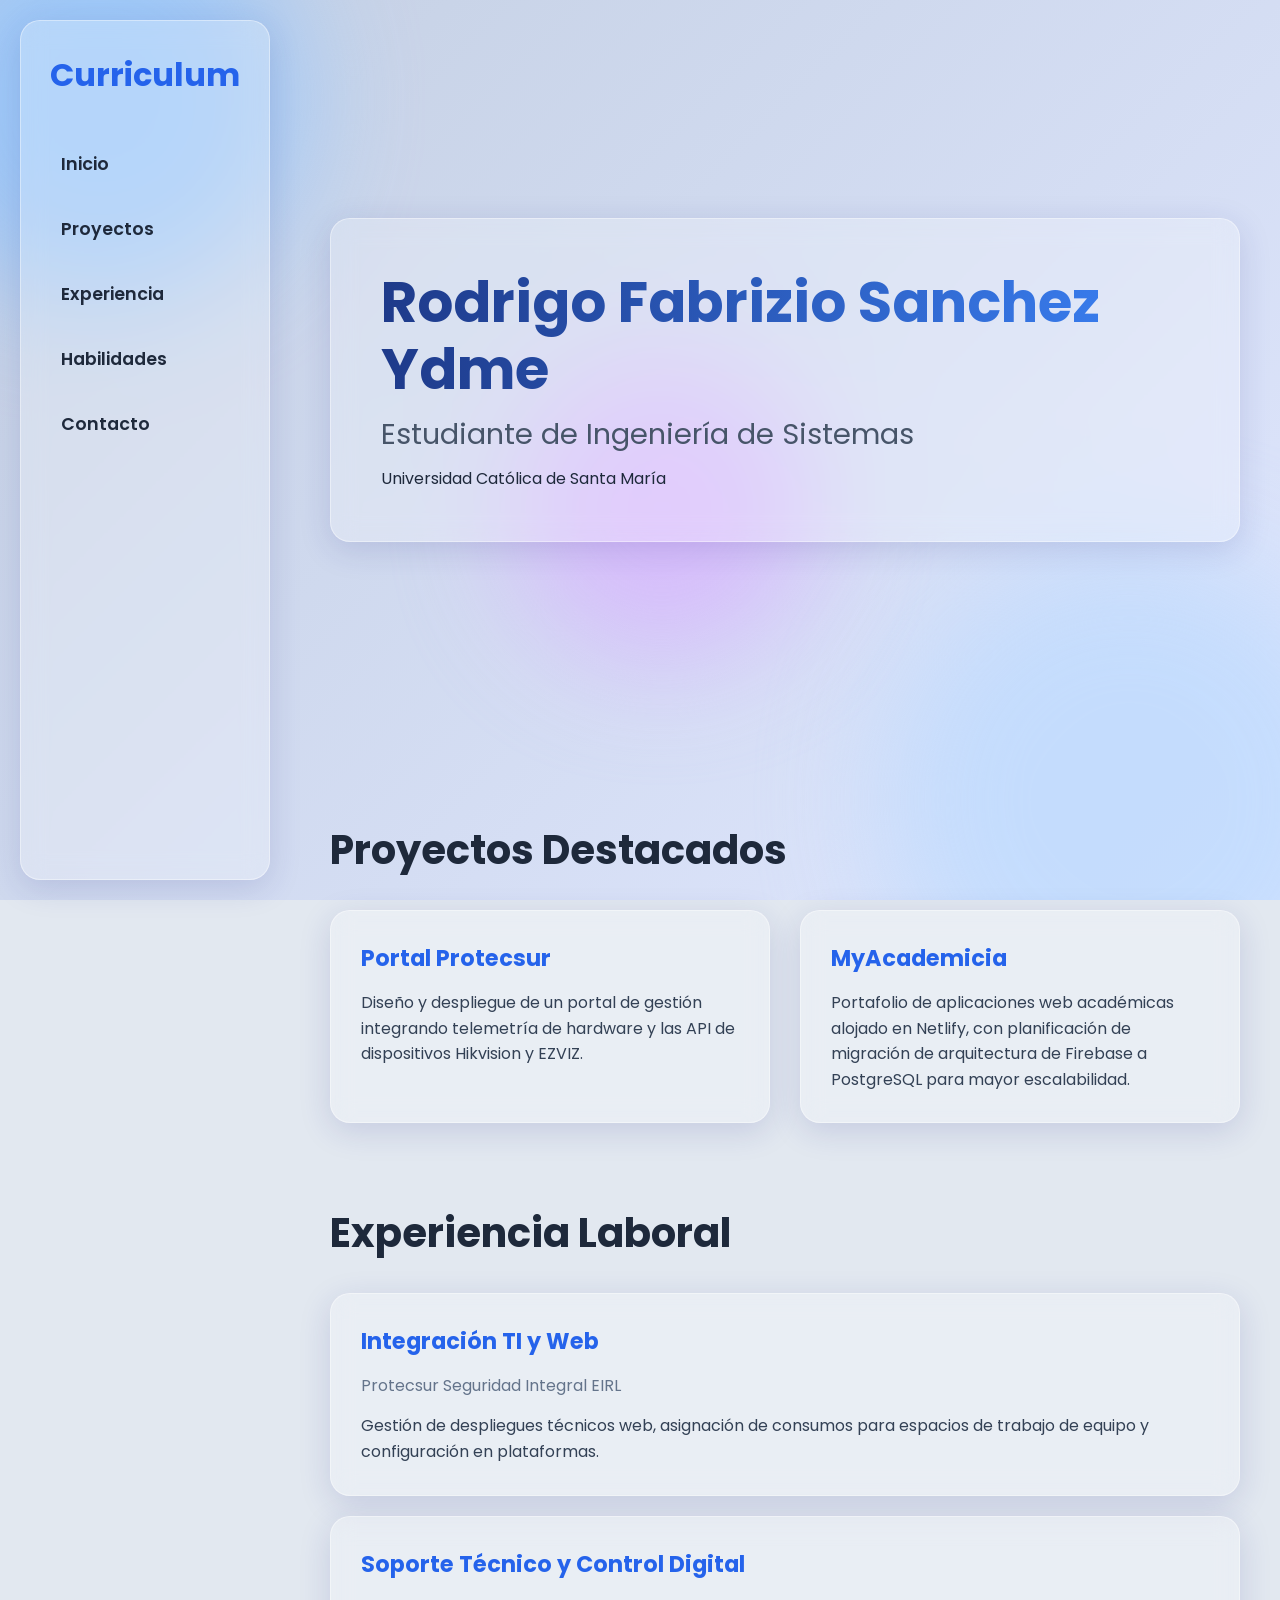
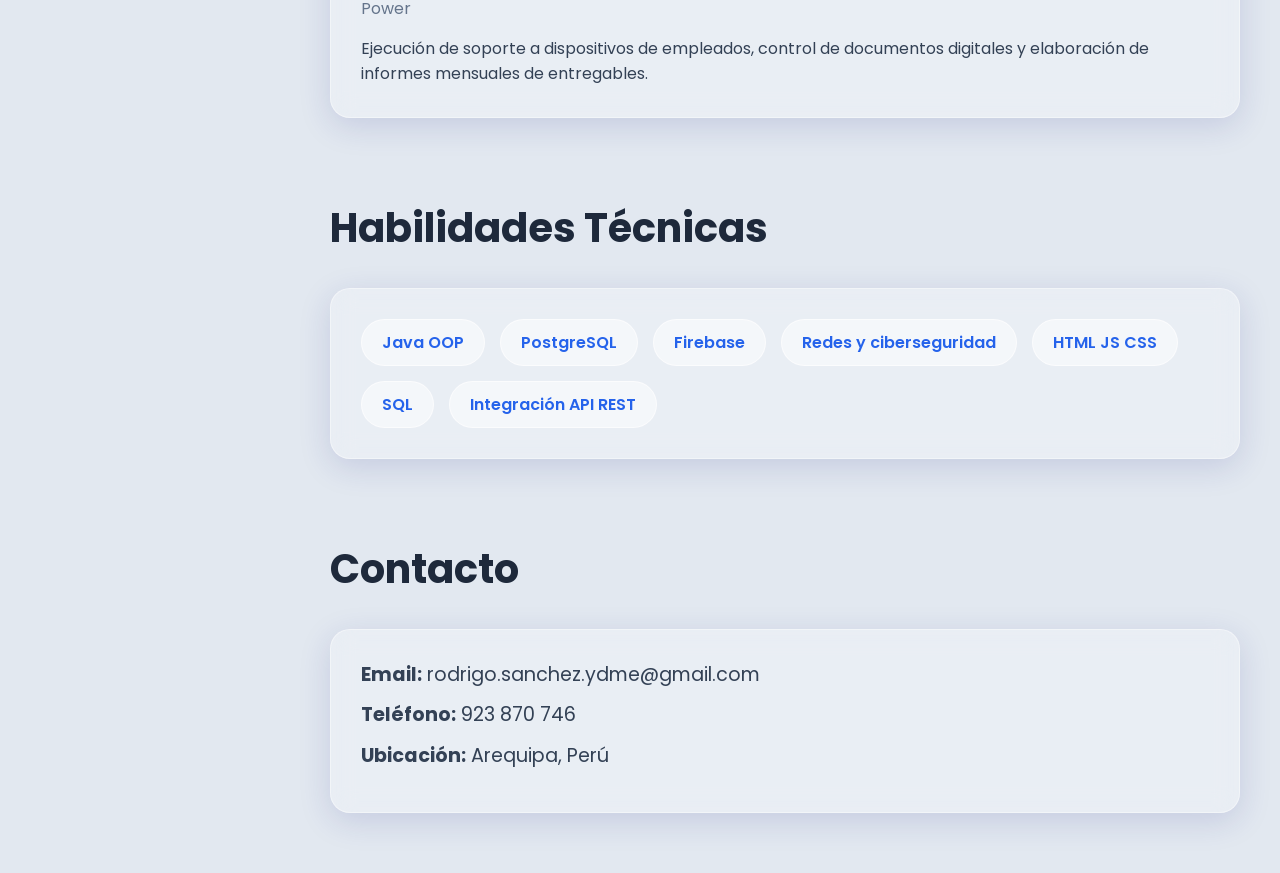
<file: Sesion 1 HTML5/EJ1/index.html>
<!DOCTYPE html>
<html lang="es">
<head>
    <meta charset="utf-8">
    <meta name="viewport" content="width=device-width, initial-scale=1.0">
    <title>Portafolio | Rodrigo Sánchez Ydme</title>
    <link rel="stylesheet" href="style.css">
    <link href="https://fonts.googleapis.com/css2?family=Poppins:wght@300;400;600;700&display=swap" rel="stylesheet">
    <!-- SEO Básico -->
    <meta name="description" content="Portafolio profesional de Rodrigo Fabrizio Sánchez Ydme, estudiante de Ingeniería de Sistemas, especializado en Java, PostgreSQL, Firebase y redes.">
    <meta name="keywords" content="Rodrigo Sánchez, Ingeniería de Sistemas, Desarrollador, Java, PostgreSQL, Firebase, Arequipa, Portafolio Web">
    <meta name="author" content="Rodrigo Fabrizio Sánchez Ydme">

    <!-- Open Graph (Previsualización para Facebook, WhatsApp, LinkedIn) -->
    <meta property="og:type" content="website">
    <meta property="og:url" content="https://tu-dominio-netlify.com/">
    <meta property="og:title" content="Portafolio | Rodrigo Sánchez Ydme">
    <meta property="og:description" content="Descubre mis proyectos en desarrollo web, estructuras de datos en Java e integración de APIs.">
    <meta property="og:image" content="https://tu-dominio-netlify.com/preview-portafolio.jpg">

    <!-- Twitter Cards (Previsualización para X/Twitter) -->
    <meta name="twitter:card" content="summary_large_image">
    <meta name="twitter:title" content="Portafolio | Rodrigo Sánchez Ydme">
    <meta name="twitter:description" content="Descubre mis proyectos en desarrollo web, estructuras de datos en Java e integración de APIs.">
    <meta name="twitter:image" content="https://tu-dominio-netlify.com/preview-portafolio.jpg">
</head>
<body>

    <!-- Fondo decorativo animado -->
    <div class="background-shapes">
        <div class="shape shape-1"></div>
        <div class="shape shape-2"></div>
        <div class="shape shape-3"></div>
    </div>

    <!-- Barra lateral con efecto Glassmorphism -->
    <aside class="glass-panel sidebar">
        <div class="sidebar-header">
            <h2>Curriculum</h2>
        </div>
        <nav>
            <ul class="Menu" id="barra_lateral">
                <li><a href="#inicio">Inicio</a></li>
                <li><a href="#proyectos">Proyectos</a></li>
                <li><a href="#experiencia">Experiencia</a></li>
                <li><a href="#habilidades">Habilidades</a></li>
                <li><a href="#contacto">Contacto</a></li>
            </ul>
        </nav>
    </aside>

    <!-- Contenido Principal -->
    <main id="texto-principal">
        
        <!-- Sección Inicio -->
        <section id="inicio" class="hero">
            <div class="glass-panel hero-content">
                <h1>Rodrigo Fabrizio Sanchez Ydme</h1>
                <h2>Estudiante de Ingeniería de Sistemas</h2>
                <p>Universidad Católica de Santa María</p>
            </div>
        </section>

        <!-- Sección Proyectos -->
        <section id="proyectos" class="section-padding">
            <h2 class="section-title">Proyectos Destacados</h2>
            <div class="grid-container">
                
                <article class="glass-panel card">
                    <h3>Portal Protecsur</h3>
                    <p>Diseño y despliegue de un portal de gestión integrando telemetría de hardware y las API de dispositivos Hikvision y EZVIZ.</p>
                </article>

                <article class="glass-panel card">
                    <h3>MyAcademicia</h3>
                    <p>Portafolio de aplicaciones web académicas alojado en Netlify, con planificación de migración de arquitectura de Firebase a PostgreSQL para mayor escalabilidad.</p>
                </article>

               
            </div>
        </section>

        <!-- Sección Experiencia -->
        <section id="experiencia" class="section-padding">
            <h2 class="section-title">Experiencia Laboral</h2>
            <div class="timeline">
                
                <div class="glass-panel card timeline-item">
                    <h3>Integración TI y Web</h3>
                    <h4>Protecsur Seguridad Integral EIRL</h4>
                    <p>Gestión de despliegues técnicos web, asignación de consumos para espacios de trabajo de equipo y configuración en plataformas.</p>
                </div>

                <div class="glass-panel card timeline-item">
                    <h3>Soporte Técnico y Control Digital</h3>
                    <h4>Power</h4>
                    <p>Ejecución de soporte a dispositivos de empleados, control de documentos digitales y elaboración de informes mensuales de entregables.</p>
                </div>

            </div>
        </section>

        <!-- Sección Habilidades -->
        <section id="habilidades" class="section-padding">
            <h2 class="section-title">Habilidades Técnicas</h2>
            <div class="glass-panel card skills-container">
                <span class="skill-tag">Java OOP</span>
                <span class="skill-tag">PostgreSQL</span>
                <span class="skill-tag">Firebase</span>
                <span class="skill-tag">Redes y ciberseguridad</span>
                <span class="skill-tag">HTML JS CSS</span>
                <span class="skill-tag">SQL</span>
                <span class="skill-tag">Integración API REST</span>
            </div>
        </section>

        <!-- Sección Contacto -->
        <section id="contacto" class="section-padding">
            <h2 class="section-title">Contacto</h2>
            <div class="glass-panel card contact-info">
                <p><strong>Email:</strong> rodrigo.sanchez.ydme@gmail.com</p>
                <p><strong>Teléfono:</strong> 923 870 746</p>
                <p><strong>Ubicación:</strong> Arequipa, Perú</p>
            </div>
        </section>

    </main>

</body>
</html>
</file>
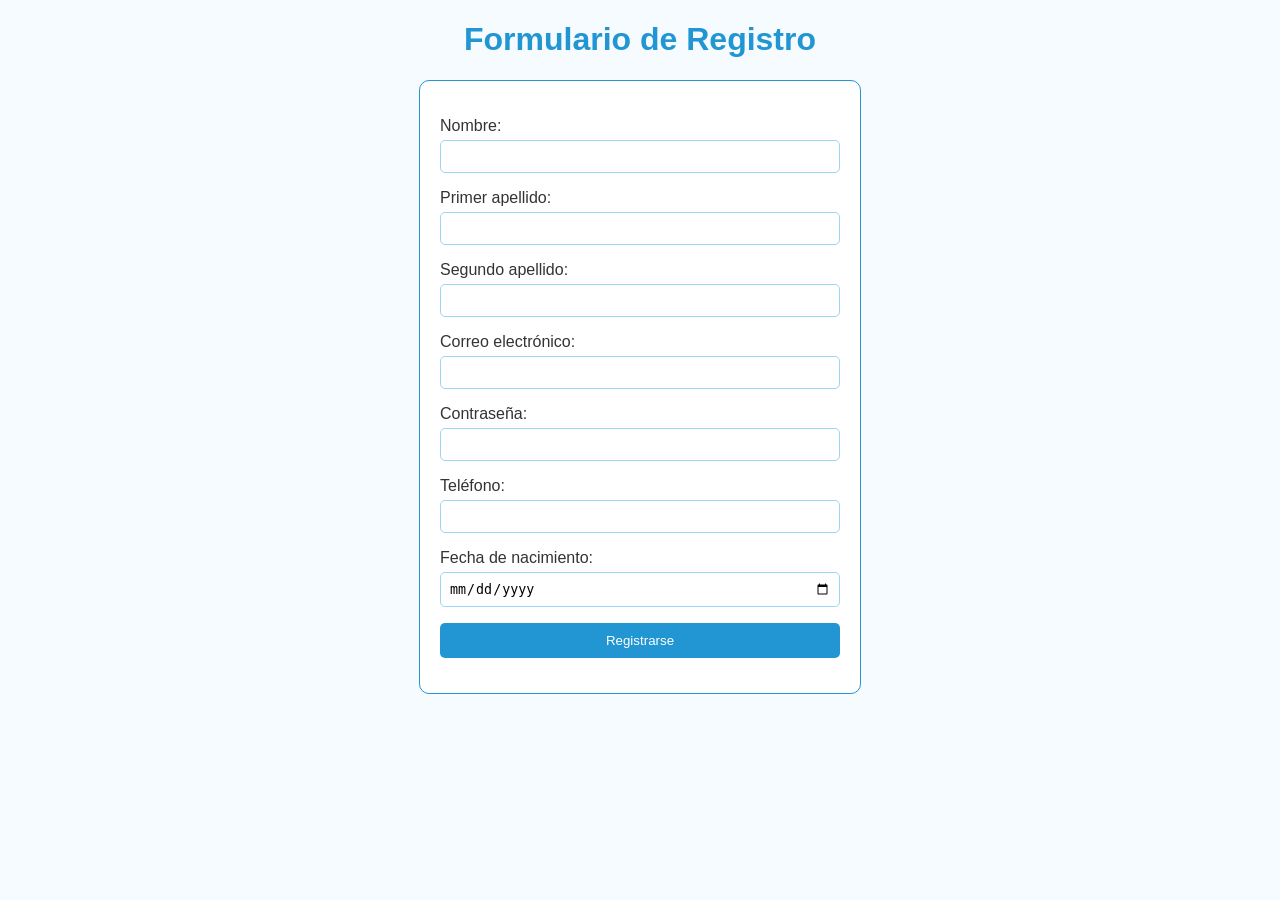
<file: Sesion 1 HTML5/EJERCICIO2/EJERC2.html>
<!DOCTYPE html>
<html lang="es">

<head>
    <meta charset="UTF-8">
    <title>Formulario de Registro</title>

    <style>
        body {
            font-family: Arial, sans-serif;
            background-color: #f5fbff;
        }

        h1 {
            text-align: center;
            color: #2196d3;
        }

        form {
            width: 400px;
            margin: 0 auto;
            padding: 20px;
            background-color: white;
            border: 1px solid #2196d3;
            border-radius: 10px;
        }

        p {
            margin-bottom: 15px;
        }

        label {
            display: block;
            margin-bottom: 5px;
            color: #333333;
        }

        input {
            width: 100%;
            padding: 8px;
            box-sizing: border-box;
            border: 1px solid #9bd7f5;
            border-radius: 5px;
        }

        input:focus {
            border: 2px solid #2196d3;
            outline: none;
        }

        button {
            width: 100%;
            padding: 10px;
            background-color: #2196d3;
            color: white;
            border: none;
            border-radius: 5px;
            cursor: pointer;
        }

        button:hover {
            background-color: #1976b5;
        }
    </style>
</head>

<body>

    <h1>Formulario de Registro</h1>

    <form action="/registro" method="post">

        <p>
            <label for="nombre">Nombre:</label>
            <input type="text" id="nombre" name="nombre" 
                   required 
                   minlength="2"
                   maxlength="30"
                   pattern="[A-Za-zÁÉÍÓÚáéíóúÑñ ]+"
                   title="Ingrese un nombre válido">
        </p>

        <p>
            <label for="primer_apellido">Primer apellido:</label>
            <input type="text" id="primer_apellido" name="primer_apellido"
                   required
                   minlength="2"
                   maxlength="30"
                   pattern="[A-Za-zÁÉÍÓÚáéíóúÑñ ]+"
                   title="Ingrese un primer apellido válido">
        </p>

        <p>
            <label for="segundo_apellido">Segundo apellido:</label>
            <input type="text" id="segundo_apellido" name="segundo_apellido"
                   required
                   minlength="2"
                   maxlength="30"
                   pattern="[A-Za-zÁÉÍÓÚáéíóúÑñ ]+"
                   title="Ingrese un segundo apellido válido">
        </p>

        <p>
            <label for="correo">Correo electrónico:</label>
            <input type="email" id="correo" name="correo"
                   required
                   maxlength="100"
                   title="Ingrese un correo electrónico válido">
        </p>

        <p>
            <label for="contrasena">Contraseña:</label>
            <input type="password" id="contrasena" name="contrasena"
                   required
                   minlength="8"
                   maxlength="20"
                   title="La contraseña debe tener entre 8 y 20 caracteres">
        </p>

        <p>
            <label for="telefono">Teléfono:</label>
            <input type="tel" id="telefono" name="telefono"
                   required
                   minlength="9"
                   maxlength="9"
                   pattern="[0-9]{9}"
                   title="Ingrese un teléfono de 9 dígitos">
        </p>

        <p>
            <label for="fecha">Fecha de nacimiento:</label>
            <input type="date" id="fecha" name="fecha">
        </p>

        <p>
            <button type="submit">Registrarse</button>
        </p>

    </form>

</body>

</html>
</file>
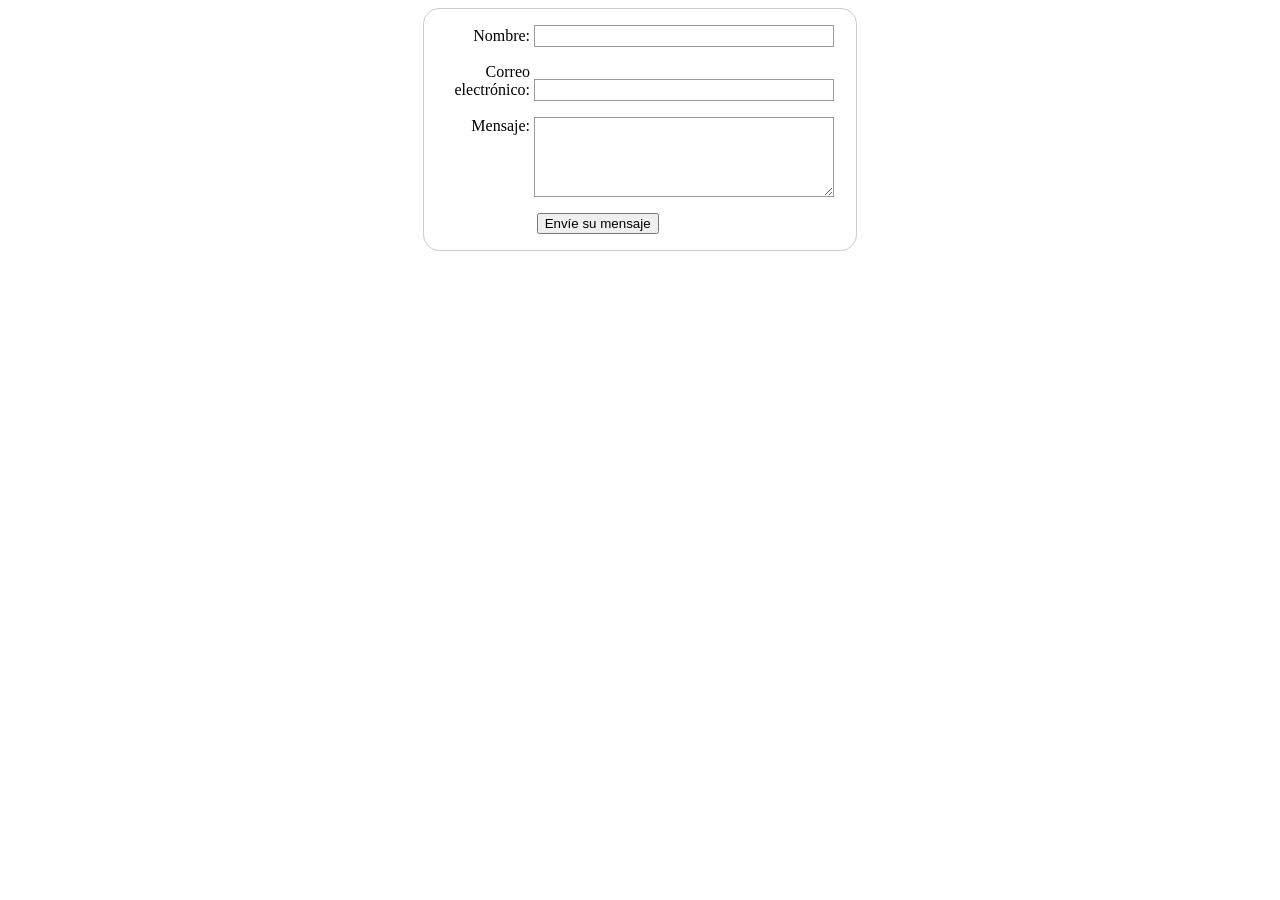
<file: Sesion 1 HTML5/EXP1/exp practica 2.html>
<!DOCTYPE html>
<html>
<style>
form {
    margin: 0 auto;
    width: 400px;
    padding: 1em;
    border: 1px solid #CCC;
    border-radius: 1em;
}

ul {
    list-style: none;
    padding: 0;
    margin: 0;
}

form li + li {
    margin-top: 1em;
}

label {
    display: inline-block;
    width: 90px;
    text-align: right;
}

input,
textarea {
    font: 1em sans-serif;
    width: 300px;
    box-sizing: border-box;
    border: 1px solid #999;
}

input:focus,
textarea:focus {
    border-color: #000;
}

textarea {
    vertical-align: top;
    height: 5em;
}

.button {
    padding-left: 90px;
}

button {
    margin-left: 0.5em;
}
</style>


<body>
    <form action="/my-handling-form-page" method="post">
        <ul>
            <li>
                <label for="name">Nombre:</label>
                <input type="text" id="name" name="user_name">
            </li>
            <li>
                <label for="mail">Correo electrónico:</label>
                <input type="email" id="mail" name="user_mail">
            </li>
            <li>
                <label for="msg">Mensaje:</label>
                <textarea id="msg" name="user_message"></textarea>
            </li>
            <li class="button"> 
                <button type="submit">Envíe su mensaje</button> 
            </li>           
        </ul>
    </form>
</body>
</html>
</file>
<file: Sesion 1 HTML5/EJ1/style.css>
:root {
    --primary-color: #2563eb;
    --text-color: #1e293b;
    --glass-bg: rgba(255, 255, 255, 0.25);
    --glass-border: rgba(255, 255, 255, 0.4);
    --glass-shadow: 0 8px 32px 0 rgba(31, 38, 135, 0.15);
}

* {
    margin: 0;
    padding: 0;
    box-sizing: border-box;
}

html {
    scroll-behavior: smooth;
}

body {
    font-family: 'Poppins', sans-serif;
    color: var(--text-color);
    background-color: #e2e8f0;
    min-height: 100vh;
    overflow-x: hidden;
}

.background-shapes {
    position: fixed;
    width: 100vw;
    height: 100vh;
    z-index: -1;
    overflow: hidden;
    background: linear-gradient(135deg, #c3cfe2 0%, #e0e7ff 100%);
}

.shape {
    position: absolute;
    border-radius: 50%;
    filter: blur(60px);
    opacity: 0.8;
    animation: float 15s infinite alternate;
}

.shape-1 {
    width: 400px;
    height: 400px;
    background: #93c5fd;
    top: -100px;
    left: -100px;
}

.shape-2 {
    width: 500px;
    height: 500px;
    background: #bfdbfe;
    bottom: -150px;
    right: -100px;
    animation-delay: -5s;
}

.shape-3 {
    width: 300px;
    height: 300px;
    background: #d8b4fe;
    top: 40%;
    left: 40%;
    animation-delay: -10s;
}

@keyframes float {
    0% { transform: translate(0, 0) scale(1); }
    100% { transform: translate(30px, 50px) scale(1.1); }
}


.glass-panel {
    background: var(--glass-bg);
    backdrop-filter: blur(12px);
    -webkit-backdrop-filter: blur(12px);
    border: 1px solid var(--glass-border);
    box-shadow: var(--glass-shadow);
    border-radius: 20px;
}


.sidebar {
    position: fixed;
    top: 20px;
    left: 20px;
    bottom: 20px;
    width: 250px;
    padding: 30px 20px;
    display: flex;
    flex-direction: column;
    z-index: 100;
}

.sidebar-header h2 {
    font-size: 2rem;
    font-weight: 700;
    color: var(--primary-color);
    text-align: center;
    margin-bottom: 40px;
}

.Menu {
    list-style: none;
    display: flex;
    flex-direction: column;
    gap: 15px;
}

.Menu a {
    text-decoration: none;
    color: var(--text-color);
    font-weight: 600;
    font-size: 1.1rem;
    padding: 12px 20px;
    border-radius: 12px;
    display: block;
    transition: all 0.3s ease;
}

.Menu a:hover {
    background: rgba(255, 255, 255, 0.4);
    transform: translateX(5px);
    color: var(--primary-color);
}


main {
    margin-left: 290px; /* Ancho del sidebar + márgenes */
    padding: 20px 40px 60px 40px;
    max-width: 1200px;
}

.section-padding {
    padding-top: 80px;
}

.section-title {
    font-size: 2.5rem;
    margin-bottom: 30px;
    color: var(--text-color);
}

/* Hero Section */
.hero {
    min-height: 80vh;
    display: flex;
    align-items: center;
}

.hero-content {
    padding: 50px;
    width: 100%;
}

.hero-content h1 {
    font-size: 3.5rem;
    font-weight: 700;
    line-height: 1.2;
    margin-bottom: 10px;
    background: linear-gradient(90deg, #1e3a8a, #3b82f6);
    -webkit-background-clip: text;
    -webkit-text-fill-color: transparent;
}

.hero-content h2 {
    font-size: 1.8rem;
    font-weight: 400;
    color: #475569;
    margin-bottom: 10px;
}

/* Grid de Proyectos */
.grid-container {
    display: grid;
    grid-template-columns: repeat(auto-fit, minmax(300px, 1fr));
    gap: 30px;
}

.card {
    padding: 30px;
    transition: transform 0.3s ease;
}

.card:hover {
    transform: translateY(-5px);
}

.card h3 {
    font-size: 1.4rem;
    margin-bottom: 15px;
    color: var(--primary-color);
}

.card p {
    color: #334155;
    line-height: 1.6;
}

/* Timeline Experiencia */
.timeline {
    display: flex;
    flex-direction: column;
    gap: 20px;
}

.timeline-item h4 {
    color: #64748b;
    margin-bottom: 15px;
    font-weight: 400;
}

/* Habilidades (Tags) */
.skills-container {
    display: flex;
    flex-wrap: wrap;
    gap: 15px;
}

.skill-tag {
    background: rgba(255, 255, 255, 0.5);
    padding: 10px 20px;
    border-radius: 30px;
    font-weight: 600;
    color: var(--primary-color);
    border: 1px solid rgba(255, 255, 255, 0.6);
}

/* Contacto */
.contact-info p {
    font-size: 1.2rem;
    margin-bottom: 10px;
}

/* Responsive (Móviles) */
@media (max-width: 900px) {
    .sidebar {
        position: relative;
        top: 0;
        left: 0;
        width: 100%;
        margin-bottom: 20px;
        flex-direction: row;
        justify-content: space-between;
        align-items: center;
        padding: 15px 20px;
        border-radius: 0 0 20px 20px;
    }
    
    .sidebar-header h2 {
        margin-bottom: 0;
    }

    .Menu {
        flex-direction: row;
        flex-wrap: wrap;
    }

    main {
        margin-left: 0;
        padding: 20px;
    }

    .hero-content h1 {
        font-size: 2.5rem;
    }
}
</file>
